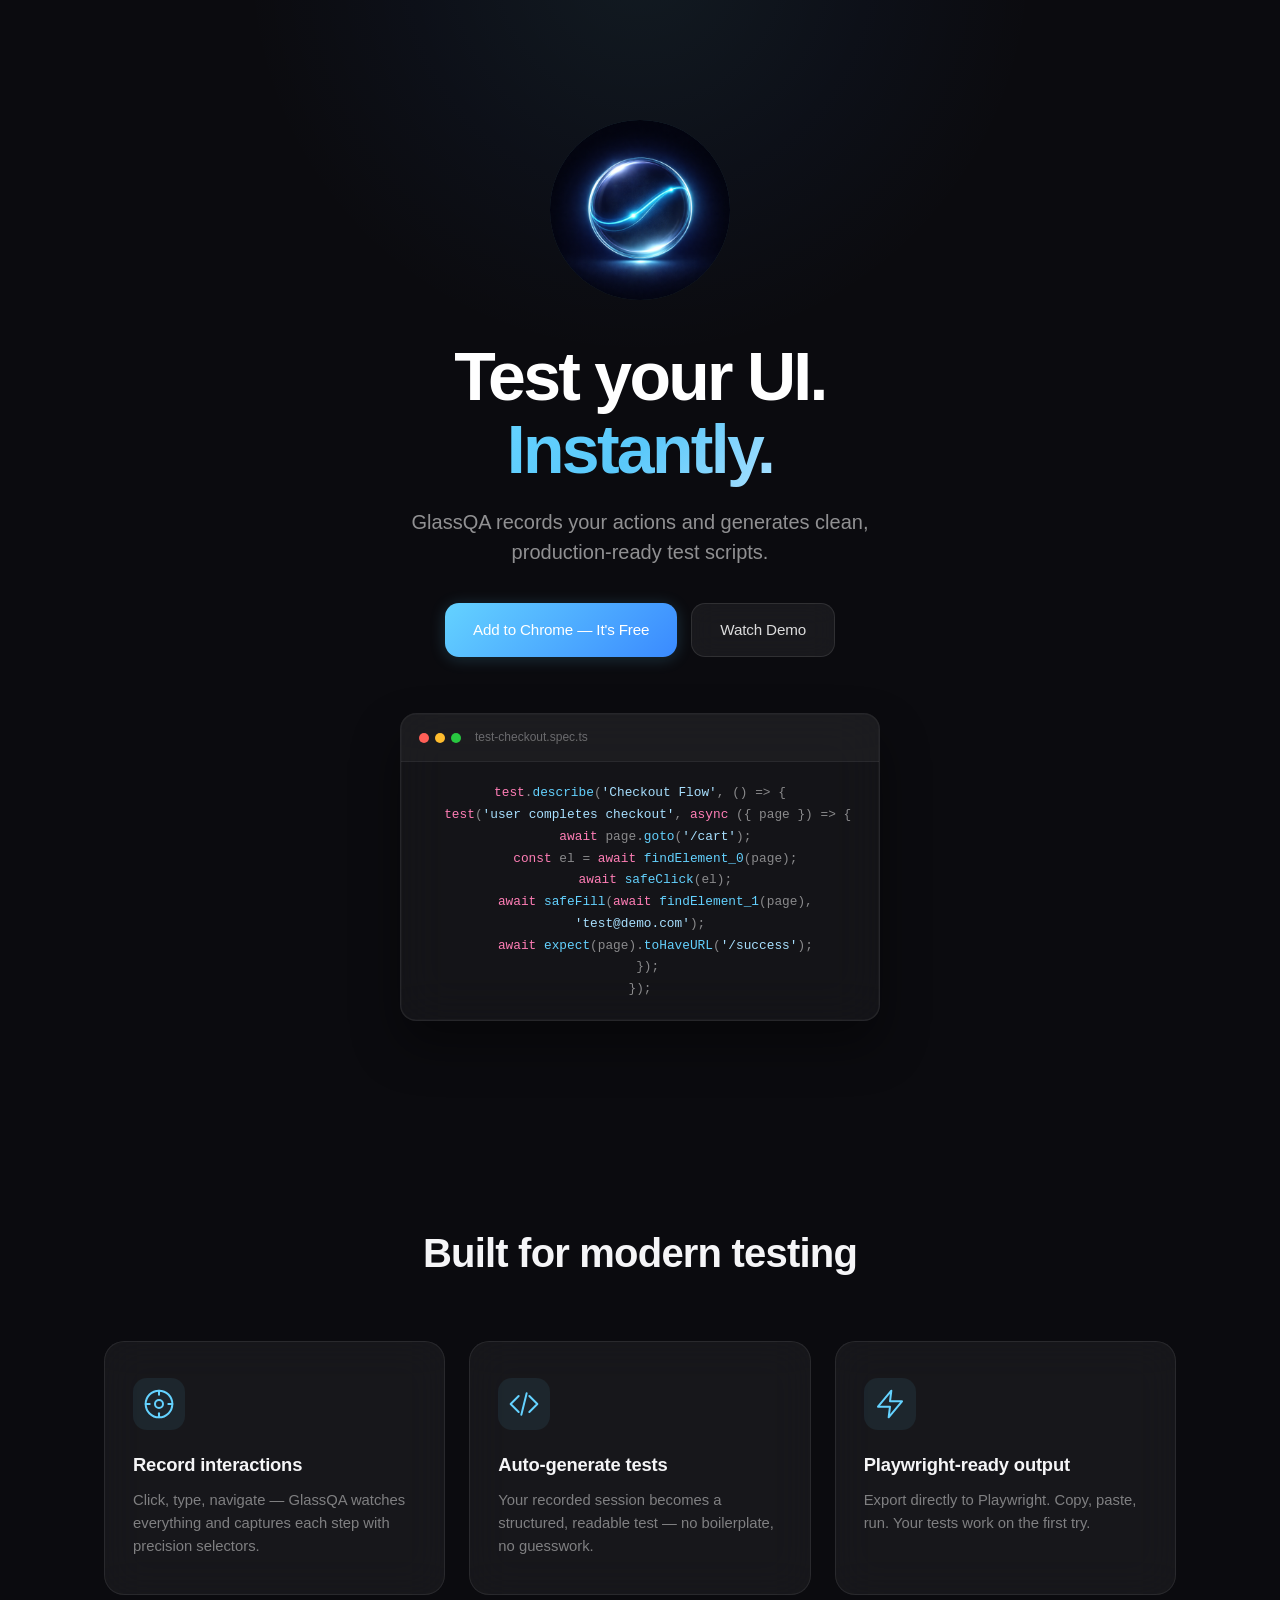
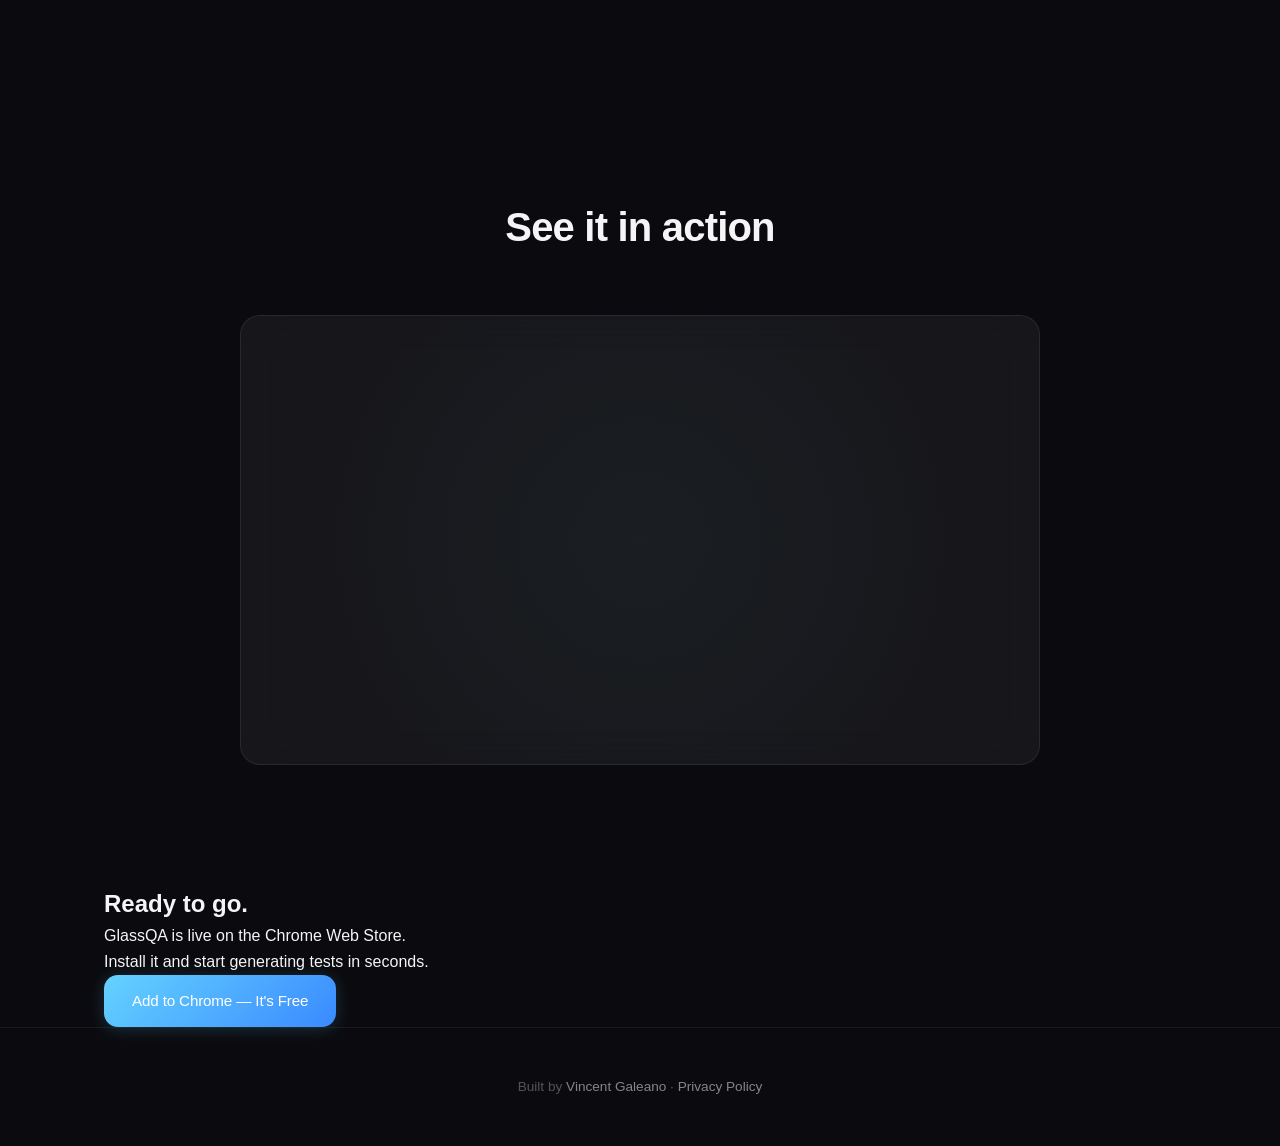
<file: index.html>
<!DOCTYPE html>
<html lang="en">
<head>
    <meta charset="UTF-8">
    <meta name="viewport" content="width=device-width, initial-scale=1.0">
    <!-- Google tag (gtag.js) -->
    <script async src="https://www.googletagmanager.com/gtag/js?id=G-XHGTXLZWZK"></script>
    <script>
      window.dataLayer = window.dataLayer || [];
      function gtag(){dataLayer.push(arguments);}
      gtag('js', new Date());
      gtag('config', 'G-XHGTXLZWZK');
    </script>
    <meta name="description" content="GlassQA records your actions and generates clean, production-ready test scripts. Playwright-ready UI testing, instantly.">
    <meta name="theme-color" content="#0b0b0f">
    <meta name="google-site-verification" content="w3xjfdX42AZ_1gRZuG_v6qGY7btuIz7qNQNB15L5HIU" />
    <title>GlassQA — Test your UI. Instantly.</title>
    <link rel="stylesheet" href="styles.css">
    <link rel="icon" type="image/png" sizes="32x32" href="assets/favicon-32x32.png">
    <link rel="icon" type="image/png" sizes="16x16" href="assets/favicon-16x16.png">
    <link rel="apple-touch-icon" sizes="180x180" href="assets/apple-touch-icon.png">
</head>
<body>

    <!-- Hero -->
    <section class="hero" id="hero">
        <div class="hero-glow"></div>
        <div class="container">
            <div class="hero-content fade-in">
                <img src="assets/glassQA.png" alt="GlassQA" class="hero-logo" width="140" height="140">
                <h1 class="hero-title">Test your UI.<br><span class="accent">Instantly.</span></h1>
                <p class="hero-subtitle">GlassQA records your actions and generates clean, production-ready test scripts.</p>
                <div class="hero-actions">
                    <a href="https://chromewebstore.google.com/detail/bcdnnkmilggcicofnmndoachohhjdlhg" class="btn btn-primary" target="_blank" rel="noopener noreferrer">Add to Chrome — It's Free</a>
                    <a href="#demo" class="btn btn-secondary">Watch Demo</a>
                </div>
            </div>
            <div class="hero-visual fade-in" style="--delay: 0.2s">
                <div class="glass-card floating">
                    <div class="card-header">
                        <div class="dot red"></div>
                        <div class="dot yellow"></div>
                        <div class="dot green"></div>
                        <span class="card-title">test-checkout.spec.ts</span>
                    </div>
                    <div class="card-body">
                        <code class="code-block">
                            <span class="code-keyword">test</span>.<span class="code-method">describe</span>(<span class="code-string">'Checkout Flow'</span>, () => {<br>
                            &nbsp;&nbsp;<span class="code-keyword">test</span>(<span class="code-string">'user completes checkout'</span>, <span class="code-keyword">async</span> ({ page }) => {<br>
                            &nbsp;&nbsp;&nbsp;&nbsp;<span class="code-keyword">await</span> page.<span class="code-method">goto</span>(<span class="code-string">'/cart'</span>);<br>
                            &nbsp;&nbsp;&nbsp;&nbsp;<span class="code-keyword">const</span> el = <span class="code-keyword">await</span> <span class="code-method">findElement_0</span>(page);<br>
                            &nbsp;&nbsp;&nbsp;&nbsp;<span class="code-keyword">await</span> <span class="code-method">safeClick</span>(el);<br>
                            &nbsp;&nbsp;&nbsp;&nbsp;<span class="code-keyword">await</span> <span class="code-method">safeFill</span>(<span class="code-keyword">await</span> <span class="code-method">findElement_1</span>(page), <span class="code-string">'test@demo.com'</span>);<br>
                            &nbsp;&nbsp;&nbsp;&nbsp;<span class="code-keyword">await</span> <span class="code-method">expect</span>(page).<span class="code-method">toHaveURL</span>(<span class="code-string">'/success'</span>);<br>
                            &nbsp;&nbsp;});<br>
                            });
                        </code>
                    </div>
                </div>
            </div>
        </div>
    </section>

    <!-- Features -->
    <section class="features" id="features">
        <div class="container">
            <h2 class="section-title fade-in">Built for modern testing</h2>
            <div class="features-grid">
                <div class="feature-card glass fade-in" style="--delay: 0.1s">
                    <div class="feature-icon">
                        <svg width="32" height="32" viewBox="0 0 24 24" fill="none" stroke="currentColor" stroke-width="1.5" stroke-linecap="round" stroke-linejoin="round">
                            <circle cx="12" cy="12" r="10"/>
                            <circle cx="12" cy="12" r="3"/>
                            <line x1="12" y1="2" x2="12" y2="5"/>
                            <line x1="12" y1="19" x2="12" y2="22"/>
                            <line x1="2" y1="12" x2="5" y2="12"/>
                            <line x1="19" y1="12" x2="22" y2="12"/>
                        </svg>
                    </div>
                    <h3 class="feature-title">Record interactions</h3>
                    <p class="feature-desc">Click, type, navigate — GlassQA watches everything and captures each step with precision selectors.</p>
                </div>
                <div class="feature-card glass fade-in" style="--delay: 0.2s">
                    <div class="feature-icon">
                        <svg width="32" height="32" viewBox="0 0 24 24" fill="none" stroke="currentColor" stroke-width="1.5" stroke-linecap="round" stroke-linejoin="round">
                            <polyline points="16 18 22 12 16 6"/>
                            <polyline points="8 6 2 12 8 18"/>
                            <line x1="14" y1="4" x2="10" y2="20"/>
                        </svg>
                    </div>
                    <h3 class="feature-title">Auto-generate tests</h3>
                    <p class="feature-desc">Your recorded session becomes a structured, readable test — no boilerplate, no guesswork.</p>
                </div>
                <div class="feature-card glass fade-in" style="--delay: 0.3s">
                    <div class="feature-icon">
                        <svg width="32" height="32" viewBox="0 0 24 24" fill="none" stroke="currentColor" stroke-width="1.5" stroke-linecap="round" stroke-linejoin="round">
                            <path d="M13 2L3 14h9l-1 8 10-12h-9l1-8z"/>
                        </svg>
                    </div>
                    <h3 class="feature-title">Playwright-ready output</h3>
                    <p class="feature-desc">Export directly to Playwright. Copy, paste, run. Your tests work on the first try.</p>
                </div>
            </div>
        </div>
    </section>

    <!-- Demo -->
    <section class="demo" id="demo">
        <div class="container">
            <h2 class="section-title fade-in">See it in action</h2>
            <div class="demo-frame fade-in" style="--delay: 0.15s">
                <div class="glass demo-player">
                    <div class="demo-video">
                        <iframe width="560" height="315" src="https://www.youtube.com/embed/6eTuFCnGTJU?si=ABVEQ28-IFFaMQQJ" title="GlassQA Demo" frameborder="0" allow="accelerometer; autoplay; clipboard-write; encrypted-media; gyroscope; picture-in-picture; web-share" referrerpolicy="strict-origin-when-cross-origin" allowfullscreen></iframe>
                    </div>
                </div>
            </div>
        </div>
    </section>

    <!-- Install CTA -->
    <section class="cta" id="install">
        <div class="container">
            <div class="cta-content fade-in">
                <h2 class="cta-title">Ready to go.</h2>
                <p class="cta-subtitle">GlassQA is live on the Chrome Web Store.<br>Install it and start generating tests in seconds.</p>
                <a href="https://chromewebstore.google.com/detail/bcdnnkmilggcicofnmndoachohhjdlhg" class="btn btn-primary" target="_blank" rel="noopener noreferrer">Add to Chrome — It's Free</a>
            </div>
        </div>
    </section>

    <!-- Footer -->
    <footer class="footer">
        <div class="container">
            <p class="footer-text">Built by <a href="https://vincentgaleano.com" target="_blank" rel="noopener noreferrer">Vincent Galeano</a> · <a href="/privacy-policy.html">Privacy Policy</a></p>
        </div>
    </footer>

    <script src="script.js"></script>
</body>
</html>
</file>
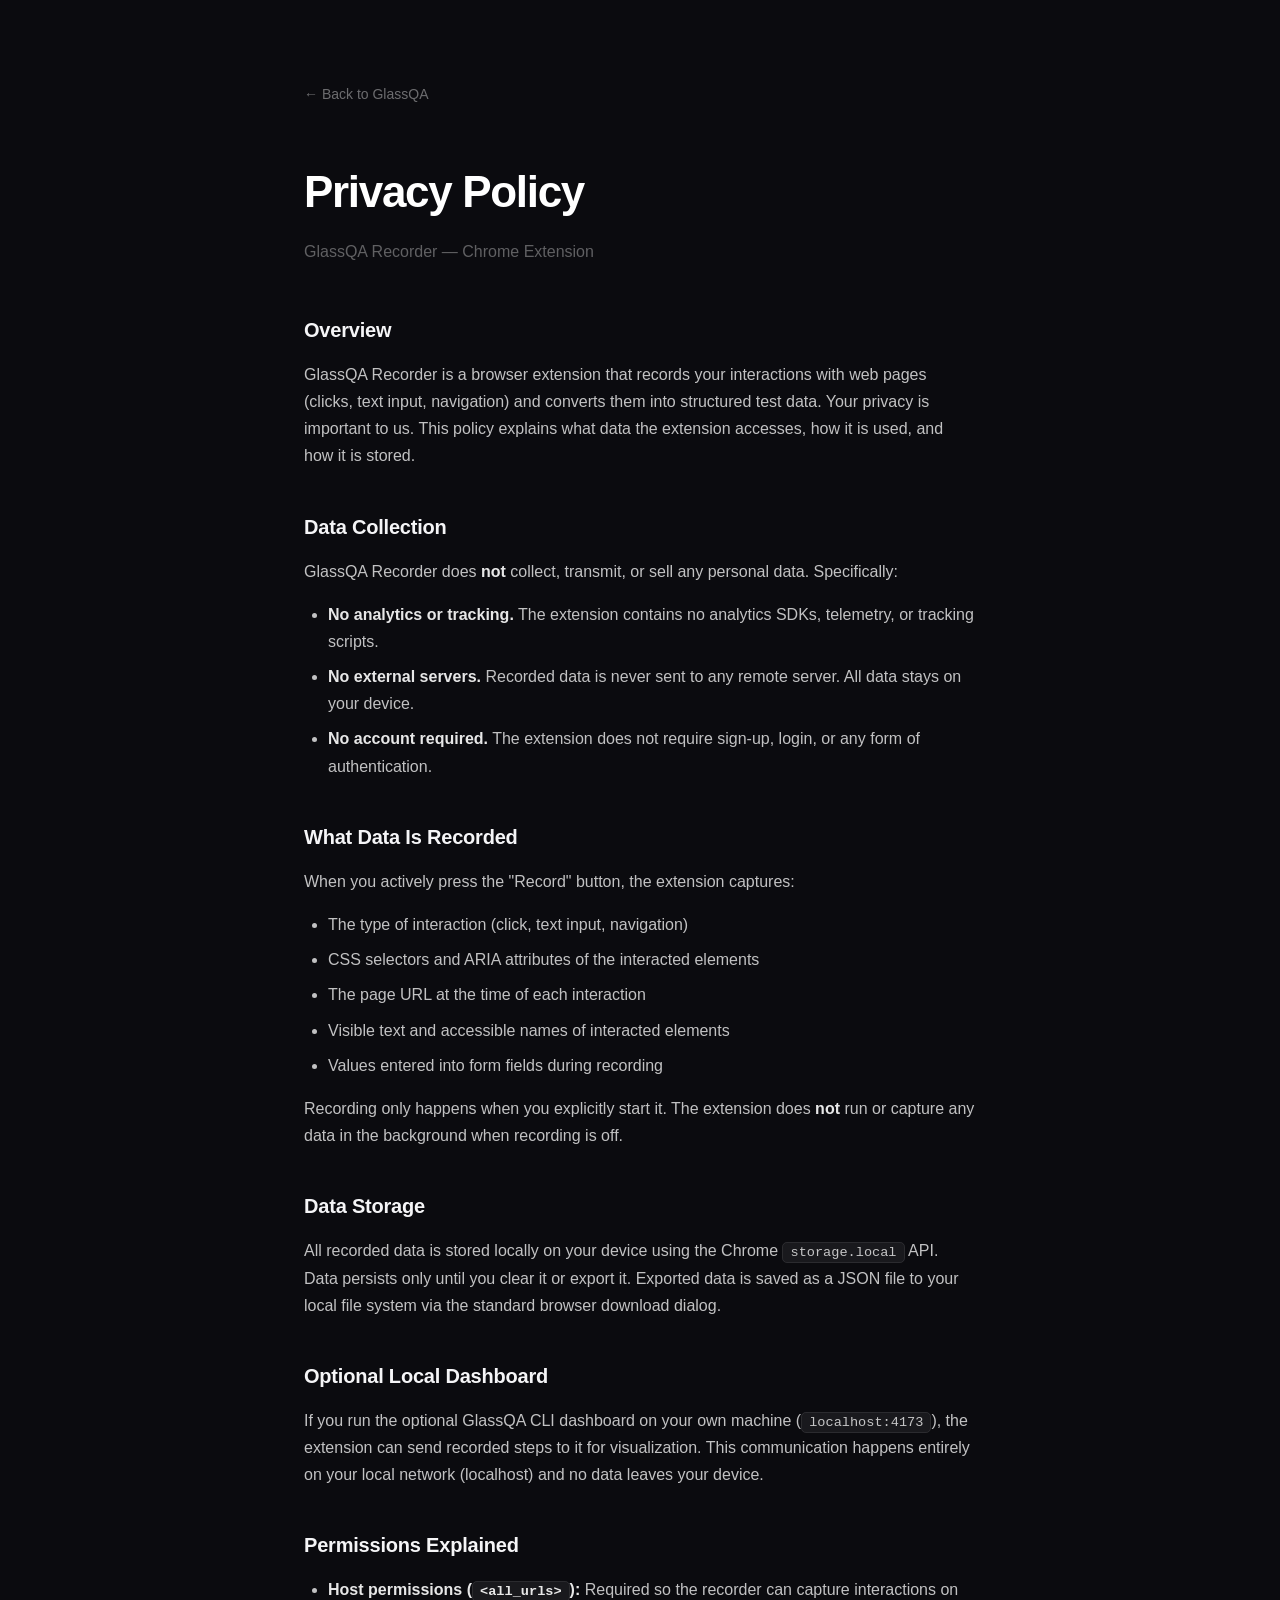
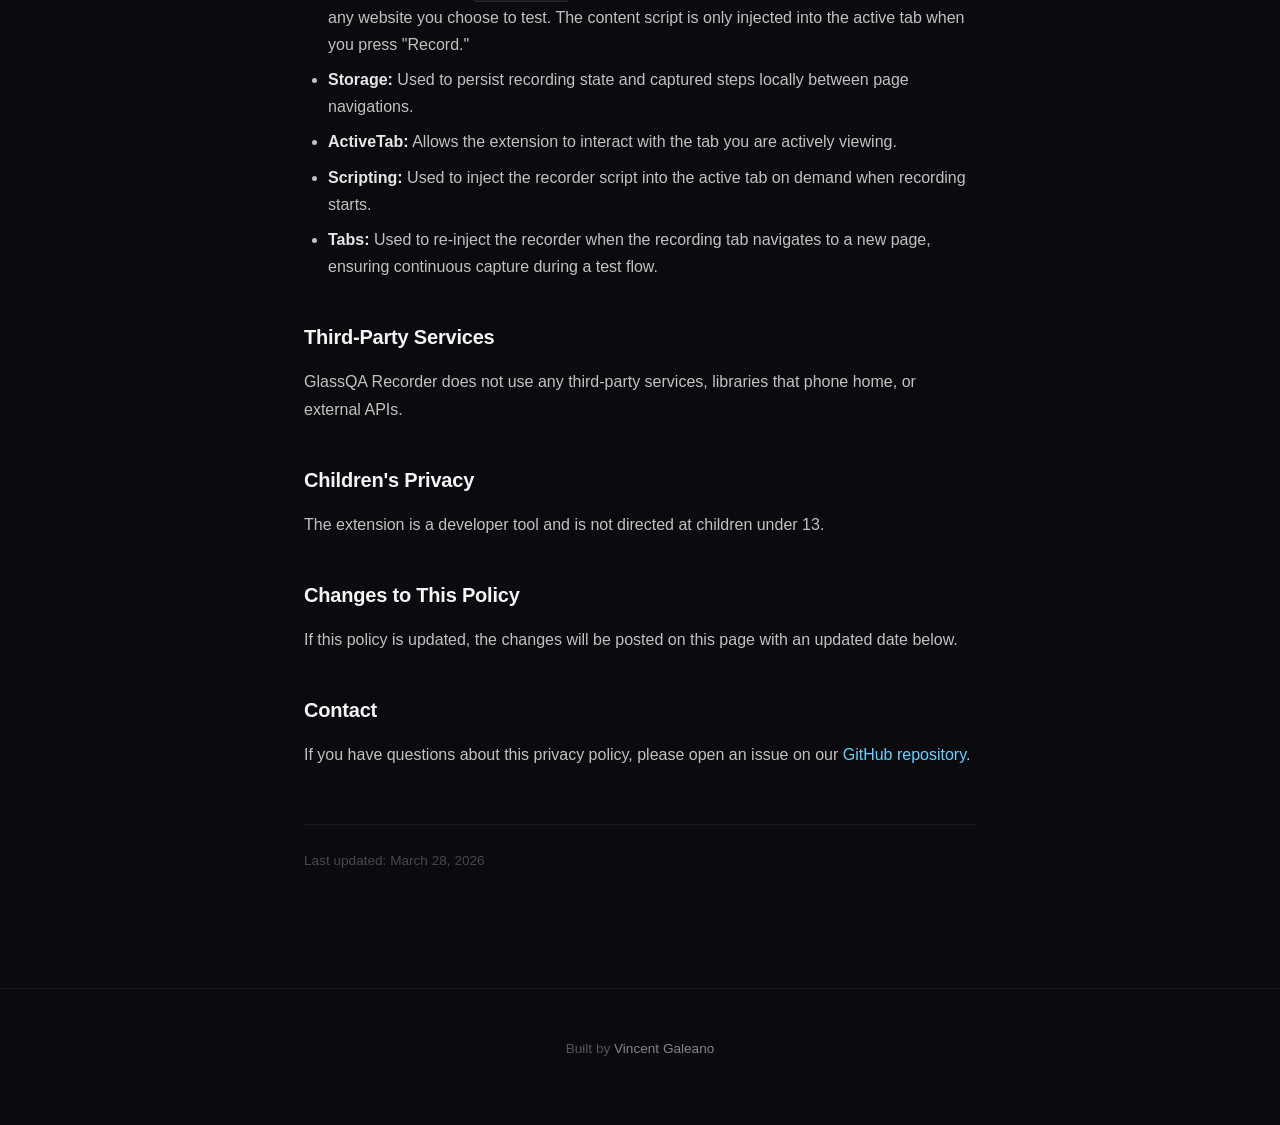
<file: privacy-policy.html>
<!DOCTYPE html>
<html lang="en">
<head>
    <meta charset="UTF-8">
    <meta name="viewport" content="width=device-width, initial-scale=1.0">
    <meta name="description" content="GlassQA Recorder Privacy Policy — No data collection, no tracking, fully local.">
    <meta name="theme-color" content="#0b0b0f">
    <title>Privacy Policy — GlassQA</title>
    <link rel="icon" href="data:image/svg+xml,<svg xmlns='http://www.w3.org/2000/svg' viewBox='0 0 100 100'><text y='.9em' font-size='90'>🔬</text></svg>">
    <style>
        *, *::before, *::after { margin: 0; padding: 0; box-sizing: border-box; }
        html { scroll-behavior: smooth; -webkit-font-smoothing: antialiased; }
        body {
            font-family: -apple-system, BlinkMacSystemFont, 'SF Pro Display', 'SF Pro Text', 'Helvetica Neue', Helvetica, Arial, sans-serif;
            background: #0b0b0f;
            color: rgba(255, 255, 255, 0.75);
            line-height: 1.7;
        }
        ::selection { background: rgba(100, 210, 255, 0.3); color: #fff; }
        a { color: #64d2ff; text-decoration: none; transition: color 0.3s ease; }
        a:hover { color: #a8e0ff; }

        .container {
            max-width: 720px;
            margin: 0 auto;
            padding: 80px 24px 100px;
        }

        .back-link {
            display: inline-flex;
            align-items: center;
            gap: 6px;
            font-size: 0.875rem;
            color: rgba(255, 255, 255, 0.4);
            margin-bottom: 48px;
            transition: color 0.3s ease;
        }
        .back-link:hover { color: #64d2ff; }

        h1 {
            font-size: clamp(2rem, 4vw, 2.75rem);
            font-weight: 700;
            letter-spacing: -0.03em;
            color: #ffffff;
            margin-bottom: 8px;
        }
        .subtitle {
            color: rgba(255, 255, 255, 0.35);
            font-size: 1rem;
            margin-bottom: 48px;
        }
        h2 {
            font-size: 1.25rem;
            font-weight: 600;
            color: #f5f5f7;
            margin-top: 40px;
            margin-bottom: 14px;
            letter-spacing: -0.01em;
        }
        p, ul { margin-bottom: 16px; }
        ul { padding-left: 24px; }
        li { margin-bottom: 8px; }
        strong { color: rgba(255, 255, 255, 0.9); }
        code {
            font-family: 'SF Mono', 'Fira Code', Consolas, monospace;
            font-size: 0.85em;
            background: rgba(255, 255, 255, 0.06);
            padding: 2px 7px;
            border-radius: 5px;
            border: 1px solid rgba(255, 255, 255, 0.08);
        }
        .updated {
            color: rgba(255, 255, 255, 0.25);
            font-size: 0.85rem;
            margin-top: 56px;
            padding-top: 24px;
            border-top: 1px solid rgba(255, 255, 255, 0.06);
        }

        .footer {
            padding: 48px 24px;
            border-top: 1px solid rgba(255, 255, 255, 0.06);
            text-align: center;
        }
        .footer-text {
            font-size: 0.85rem;
            color: rgba(255, 255, 255, 0.3);
        }
        .footer-text a { color: rgba(255, 255, 255, 0.5); }
        .footer-text a:hover { color: #64d2ff; }
    </style>
</head>
<body>
    <div class="container">
        <a href="/" class="back-link">← Back to GlassQA</a>

        <h1>Privacy Policy</h1>
        <p class="subtitle">GlassQA Recorder — Chrome Extension</p>

        <h2>Overview</h2>
        <p>GlassQA Recorder is a browser extension that records your interactions with web pages (clicks, text input, navigation) and converts them into structured test data. Your privacy is important to us. This policy explains what data the extension accesses, how it is used, and how it is stored.</p>

        <h2>Data Collection</h2>
        <p>GlassQA Recorder does <strong>not</strong> collect, transmit, or sell any personal data. Specifically:</p>
        <ul>
            <li><strong>No analytics or tracking.</strong> The extension contains no analytics SDKs, telemetry, or tracking scripts.</li>
            <li><strong>No external servers.</strong> Recorded data is never sent to any remote server. All data stays on your device.</li>
            <li><strong>No account required.</strong> The extension does not require sign-up, login, or any form of authentication.</li>
        </ul>

        <h2>What Data Is Recorded</h2>
        <p>When you actively press the "Record" button, the extension captures:</p>
        <ul>
            <li>The type of interaction (click, text input, navigation)</li>
            <li>CSS selectors and ARIA attributes of the interacted elements</li>
            <li>The page URL at the time of each interaction</li>
            <li>Visible text and accessible names of interacted elements</li>
            <li>Values entered into form fields during recording</li>
        </ul>
        <p>Recording only happens when you explicitly start it. The extension does <strong>not</strong> run or capture any data in the background when recording is off.</p>

        <h2>Data Storage</h2>
        <p>All recorded data is stored locally on your device using the Chrome <code>storage.local</code> API. Data persists only until you clear it or export it. Exported data is saved as a JSON file to your local file system via the standard browser download dialog.</p>

        <h2>Optional Local Dashboard</h2>
        <p>If you run the optional GlassQA CLI dashboard on your own machine (<code>localhost:4173</code>), the extension can send recorded steps to it for visualization. This communication happens entirely on your local network (localhost) and no data leaves your device.</p>

        <h2>Permissions Explained</h2>
        <ul>
            <li><strong>Host permissions (<code>&lt;all_urls&gt;</code>):</strong> Required so the recorder can capture interactions on any website you choose to test. The content script is only injected into the active tab when you press "Record."</li>
            <li><strong>Storage:</strong> Used to persist recording state and captured steps locally between page navigations.</li>
            <li><strong>ActiveTab:</strong> Allows the extension to interact with the tab you are actively viewing.</li>
            <li><strong>Scripting:</strong> Used to inject the recorder script into the active tab on demand when recording starts.</li>
            <li><strong>Tabs:</strong> Used to re-inject the recorder when the recording tab navigates to a new page, ensuring continuous capture during a test flow.</li>
        </ul>

        <h2>Third-Party Services</h2>
        <p>GlassQA Recorder does not use any third-party services, libraries that phone home, or external APIs.</p>

        <h2>Children's Privacy</h2>
        <p>The extension is a developer tool and is not directed at children under 13.</p>

        <h2>Changes to This Policy</h2>
        <p>If this policy is updated, the changes will be posted on this page with an updated date below.</p>

        <h2>Contact</h2>
        <p>If you have questions about this privacy policy, please open an issue on our <a href="https://github.com/vinceg2012/glassqa/issues">GitHub repository</a>.</p>

        <p class="updated">Last updated: March 28, 2026</p>
    </div>

    <footer class="footer">
        <p class="footer-text">Built by <a href="https://vincentgaleano.com" target="_blank" rel="noopener noreferrer">Vincent Galeano</a></p>
    </footer>
</body>
</html>
</file>
<file: styles.css>
/* ============================================
   GlassQA — Apple-grade Landing Page Styles
   iOS 26 Liquid Glass Aesthetic
   ============================================ */

/* --- Reset & Base --- */

*,
*::before,
*::after {
    margin: 0;
    padding: 0;
    box-sizing: border-box;
}

html {
    scroll-behavior: smooth;
    -webkit-font-smoothing: antialiased;
    -moz-osx-font-smoothing: grayscale;
}

body {
    font-family: -apple-system, BlinkMacSystemFont, 'SF Pro Display', 'SF Pro Text',
        'Helvetica Neue', Helvetica, Arial, sans-serif;
    background: #0b0b0f;
    color: #f5f5f7;
    line-height: 1.6;
    overflow-x: hidden;
}

::selection {
    background: rgba(100, 210, 255, 0.3);
    color: #fff;
}

a {
    color: inherit;
    text-decoration: none;
}

/* --- Layout --- */

.container {
    max-width: 1120px;
    margin: 0 auto;
    padding: 0 24px;
}

.section-title {
    font-size: clamp(1.75rem, 4vw, 2.5rem);
    font-weight: 600;
    text-align: center;
    margin-bottom: 56px;
    letter-spacing: -0.02em;
    color: #f5f5f7;
}

/* --- Glass Utility --- */

.glass {
    background: rgba(255, 255, 255, 0.05);
    backdrop-filter: blur(20px);
    -webkit-backdrop-filter: blur(20px);
    border: 1px solid rgba(255, 255, 255, 0.08);
    border-radius: 20px;
}

/* ============================================
   Hero
   ============================================ */

.hero {
    position: relative;
    min-height: 100vh;
    display: flex;
    align-items: center;
    padding: 120px 0 80px;
    overflow: hidden;
}

.hero-glow {
    position: absolute;
    top: -40%;
    left: 50%;
    transform: translateX(-50%);
    width: 800px;
    height: 800px;
    background: radial-gradient(
        circle,
        rgba(100, 210, 255, 0.08) 0%,
        rgba(60, 140, 255, 0.04) 40%,
        transparent 70%
    );
    pointer-events: none;
    animation: glowPulse 6s ease-in-out infinite;
}

@keyframes glowPulse {
    0%, 100% { opacity: 0.7; transform: translateX(-50%) scale(1); }
    50% { opacity: 1; transform: translateX(-50%) scale(1.05); }
}

.hero .container {
    display: flex;
    flex-direction: column;
    align-items: center;
    text-align: center;
    gap: 56px;
}

.hero-content {
    position: relative;
    z-index: 1;
    display: flex;
    flex-direction: column;
    align-items: center;
}

.hero-logo {
    width: 180px;
    height: 180px;
    margin-bottom: 40px;
    border-radius: 50%;
    clip-path: circle(50%);
    object-fit: cover;
    filter: drop-shadow(0 0 60px rgba(100, 210, 255, 0.35)) drop-shadow(0 0 120px rgba(100, 210, 255, 0.12));
    animation: logoFloat 4s ease-in-out infinite;
}

@keyframes logoFloat {
    0%, 100% { transform: translateY(0); }
    50% { transform: translateY(-10px); }
}

.hero-title {
    font-size: clamp(2.5rem, 6vw, 4.25rem);
    font-weight: 700;
    line-height: 1.08;
    letter-spacing: -0.04em;
    margin-bottom: 20px;
    color: #ffffff;
}

.hero-title .accent {
    background: linear-gradient(135deg, #64d2ff, #5ac8fa, #a8e0ff);
    -webkit-background-clip: text;
    background-clip: text;
    -webkit-text-fill-color: transparent;
}

.hero-subtitle {
    font-size: clamp(1rem, 2vw, 1.25rem);
    color: rgba(255, 255, 255, 0.55);
    line-height: 1.5;
    max-width: 520px;
    margin-bottom: 36px;
    font-weight: 400;
    margin-left: auto;
    margin-right: auto;
}

.hero-actions {
    display: flex;
    gap: 14px;
    flex-wrap: wrap;
    justify-content: center;
}

/* --- Buttons --- */

.btn {
    display: inline-flex;
    align-items: center;
    justify-content: center;
    padding: 14px 28px;
    border-radius: 14px;
    font-size: 0.95rem;
    font-weight: 500;
    letter-spacing: -0.01em;
    transition: all 0.3s ease;
    cursor: pointer;
    border: none;
    position: relative;
    overflow: hidden;
}

.btn-primary {
    background: linear-gradient(135deg, #64d2ff, #3a8aff);
    color: #fff;
    box-shadow:
        0 2px 16px rgba(100, 210, 255, 0.2),
        0 1px 3px rgba(0, 0, 0, 0.2);
}

.btn-primary:hover {
    box-shadow:
        0 4px 24px rgba(100, 210, 255, 0.35),
        0 1px 3px rgba(0, 0, 0, 0.2);
    transform: translateY(-1px);
}

.btn-primary:active {
    transform: translateY(0);
    box-shadow:
        0 1px 8px rgba(100, 210, 255, 0.2),
        0 1px 2px rgba(0, 0, 0, 0.2);
}

.btn-secondary {
    background: rgba(255, 255, 255, 0.06);
    backdrop-filter: blur(12px);
    -webkit-backdrop-filter: blur(12px);
    border: 1px solid rgba(255, 255, 255, 0.1);
    color: rgba(255, 255, 255, 0.85);
}

.btn-secondary:hover {
    background: rgba(255, 255, 255, 0.1);
    border-color: rgba(255, 255, 255, 0.18);
    transform: translateY(-1px);
}

.btn-secondary:active {
    transform: translateY(0);
    background: rgba(255, 255, 255, 0.06);
}

/* --- Pending Approval Badge --- */

.btn-pending {
    background: rgba(255, 255, 255, 0.04);
    backdrop-filter: blur(12px);
    -webkit-backdrop-filter: blur(12px);
    border: 1px solid rgba(255, 255, 255, 0.08);
    color: rgba(255, 255, 255, 0.5);
    cursor: default;
    pointer-events: none;
    display: inline-flex;
    align-items: center;
    gap: 8px;
    font-size: 0.88rem;
    letter-spacing: 0.04em;
}

.btn-pending .pending-icon {
    opacity: 0.5;
    flex-shrink: 0;
}

/* --- Hero Visual (Code Card) --- */

.hero-visual {
    position: relative;
    z-index: 1;
    display: flex;
    justify-content: center;
}

.glass-card {
    background: rgba(255, 255, 255, 0.04);
    backdrop-filter: blur(24px);
    -webkit-backdrop-filter: blur(24px);
    border: 1px solid rgba(255, 255, 255, 0.08);
    border-radius: 16px;
    overflow: hidden;
    width: 100%;
    max-width: 480px;
    box-shadow:
        0 24px 48px rgba(0, 0, 0, 0.4),
        0 0 0 0.5px rgba(255, 255, 255, 0.05) inset;
}

.glass-card.floating {
    animation: float 6s ease-in-out infinite;
}

@keyframes float {
    0%, 100% { transform: translateY(0); }
    50% { transform: translateY(-10px); }
}

.card-header {
    display: flex;
    align-items: center;
    gap: 6px;
    padding: 14px 18px;
    background: rgba(255, 255, 255, 0.03);
    border-bottom: 1px solid rgba(255, 255, 255, 0.06);
}

.dot {
    width: 10px;
    height: 10px;
    border-radius: 50%;
}

.dot.red { background: #ff5f57; }
.dot.yellow { background: #febc2e; }
.dot.green { background: #28c840; }

.card-title {
    margin-left: 8px;
    font-size: 0.75rem;
    color: rgba(255, 255, 255, 0.35);
    font-weight: 400;
}

.card-body {
    padding: 20px;
}

.code-block {
    font-family: 'SF Mono', 'Fira Code', 'Cascadia Code', Consolas, monospace;
    font-size: 0.8rem;
    line-height: 1.7;
    color: rgba(255, 255, 255, 0.5);
    display: block;
}

.code-keyword { color: #ff7eb6; }
.code-string { color: #a8e0ff; }
.code-method { color: #64d2ff; }

/* ============================================
   Features
   ============================================ */

.features {
    padding: 120px 0;
    position: relative;
}

.features-grid {
    display: grid;
    grid-template-columns: repeat(3, 1fr);
    gap: 24px;
}

.feature-card {
    padding: 36px 28px;
    transition: all 0.3s ease;
    position: relative;
    overflow: hidden;
}

.feature-card::before {
    content: '';
    position: absolute;
    top: 0;
    left: 0;
    right: 0;
    bottom: 0;
    border-radius: 20px;
    background: radial-gradient(
        ellipse at 50% 0%,
        rgba(100, 210, 255, 0.06) 0%,
        transparent 60%
    );
    opacity: 0;
    transition: opacity 0.3s ease;
    pointer-events: none;
}

.feature-card:hover {
    transform: translateY(-4px);
    border-color: rgba(255, 255, 255, 0.14);
    box-shadow: 0 16px 40px rgba(0, 0, 0, 0.3);
}

.feature-card:hover::before {
    opacity: 1;
}

.feature-icon {
    width: 52px;
    height: 52px;
    display: flex;
    align-items: center;
    justify-content: center;
    border-radius: 14px;
    background: rgba(100, 210, 255, 0.08);
    color: #64d2ff;
    margin-bottom: 20px;
}

.feature-title {
    font-size: 1.15rem;
    font-weight: 600;
    margin-bottom: 10px;
    letter-spacing: -0.01em;
    color: #f5f5f7;
}

.feature-desc {
    font-size: 0.925rem;
    color: rgba(255, 255, 255, 0.45);
    line-height: 1.55;
    font-weight: 400;
}

/* ============================================
   Demo
   ============================================ */

.demo {
    padding: 80px 0 120px;
}

.demo-frame {
    max-width: 800px;
    margin: 0 auto;
}

.demo-player {
    aspect-ratio: 16 / 9;
    display: flex;
    align-items: center;
    justify-content: center;
    position: relative;
    overflow: hidden;
}

.demo-player::before {
    content: '';
    position: absolute;
    inset: 0;
    background: radial-gradient(
        circle at 50% 50%,
        rgba(100, 210, 255, 0.04) 0%,
        transparent 70%
    );
    pointer-events: none;
}

.demo-video {
    position: relative;
    z-index: 1;
    width: 100%;
    height: 100%;
}

.demo-video iframe {
    width: 100%;
    height: 100%;
    border: none;
    border-radius: 12px;
}

.play-button {
    width: 80px;
    height: 80px;
    border-radius: 50%;
    background: rgba(255, 255, 255, 0.06);
    backdrop-filter: blur(12px);
    -webkit-backdrop-filter: blur(12px);
    border: 1px solid rgba(255, 255, 255, 0.1);
    display: flex;
    align-items: center;
    justify-content: center;
    margin: 0 auto 16px;
    color: rgba(255, 255, 255, 0.6);
    cursor: pointer;
    transition: all 0.3s ease;
}

.play-button svg {
    margin-left: 4px;
}

.play-button:hover {
    background: rgba(255, 255, 255, 0.1);
    border-color: rgba(255, 255, 255, 0.18);
    color: #64d2ff;
    box-shadow: 0 0 32px rgba(100, 210, 255, 0.15);
    transform: scale(1.05);
}

.demo-caption {
    font-size: 0.875rem;
    color: rgba(255, 255, 255, 0.3);
    font-weight: 400;
}

/* ============================================
   Footer
   ============================================ */

.footer {
    padding: 48px 0;
    border-top: 1px solid rgba(255, 255, 255, 0.06);
}

.footer-text {
    text-align: center;
    font-size: 0.85rem;
    color: rgba(255, 255, 255, 0.3);
    font-weight: 400;
}

.footer-text a {
    color: rgba(255, 255, 255, 0.5);
    transition: color 0.3s ease;
}

.footer-text a:hover {
    color: #64d2ff;
}

/* ============================================
   Animations
   ============================================ */

.fade-in {
    opacity: 0;
    transform: translateY(20px);
    transition: opacity 0.8s ease, transform 0.8s ease;
    transition-delay: var(--delay, 0s);
}

.fade-in.visible {
    opacity: 1;
    transform: translateY(0);
}

/* ============================================
   Responsive
   ============================================ */

@media (max-width: 960px) {
    .hero-logo {
        width: 140px;
        height: 140px;
    }

    .features-grid {
        grid-template-columns: 1fr;
        max-width: 440px;
        margin: 0 auto;
    }
}

@media (max-width: 600px) {
    .hero {
        padding: 100px 0 60px;
    }

    .hero-title {
        font-size: 2.25rem;
    }

    .hero-actions {
        flex-direction: column;
        align-items: center;
    }

    .btn {
        width: 100%;
        max-width: 280px;
    }

    .glass-card {
        max-width: 340px;
    }

    .code-block {
        font-size: 0.7rem;
    }

    .section-title {
        margin-bottom: 40px;
    }

    .features {
        padding: 80px 0;
    }

    .demo {
        padding: 60px 0 80px;
    }
}
</file>
